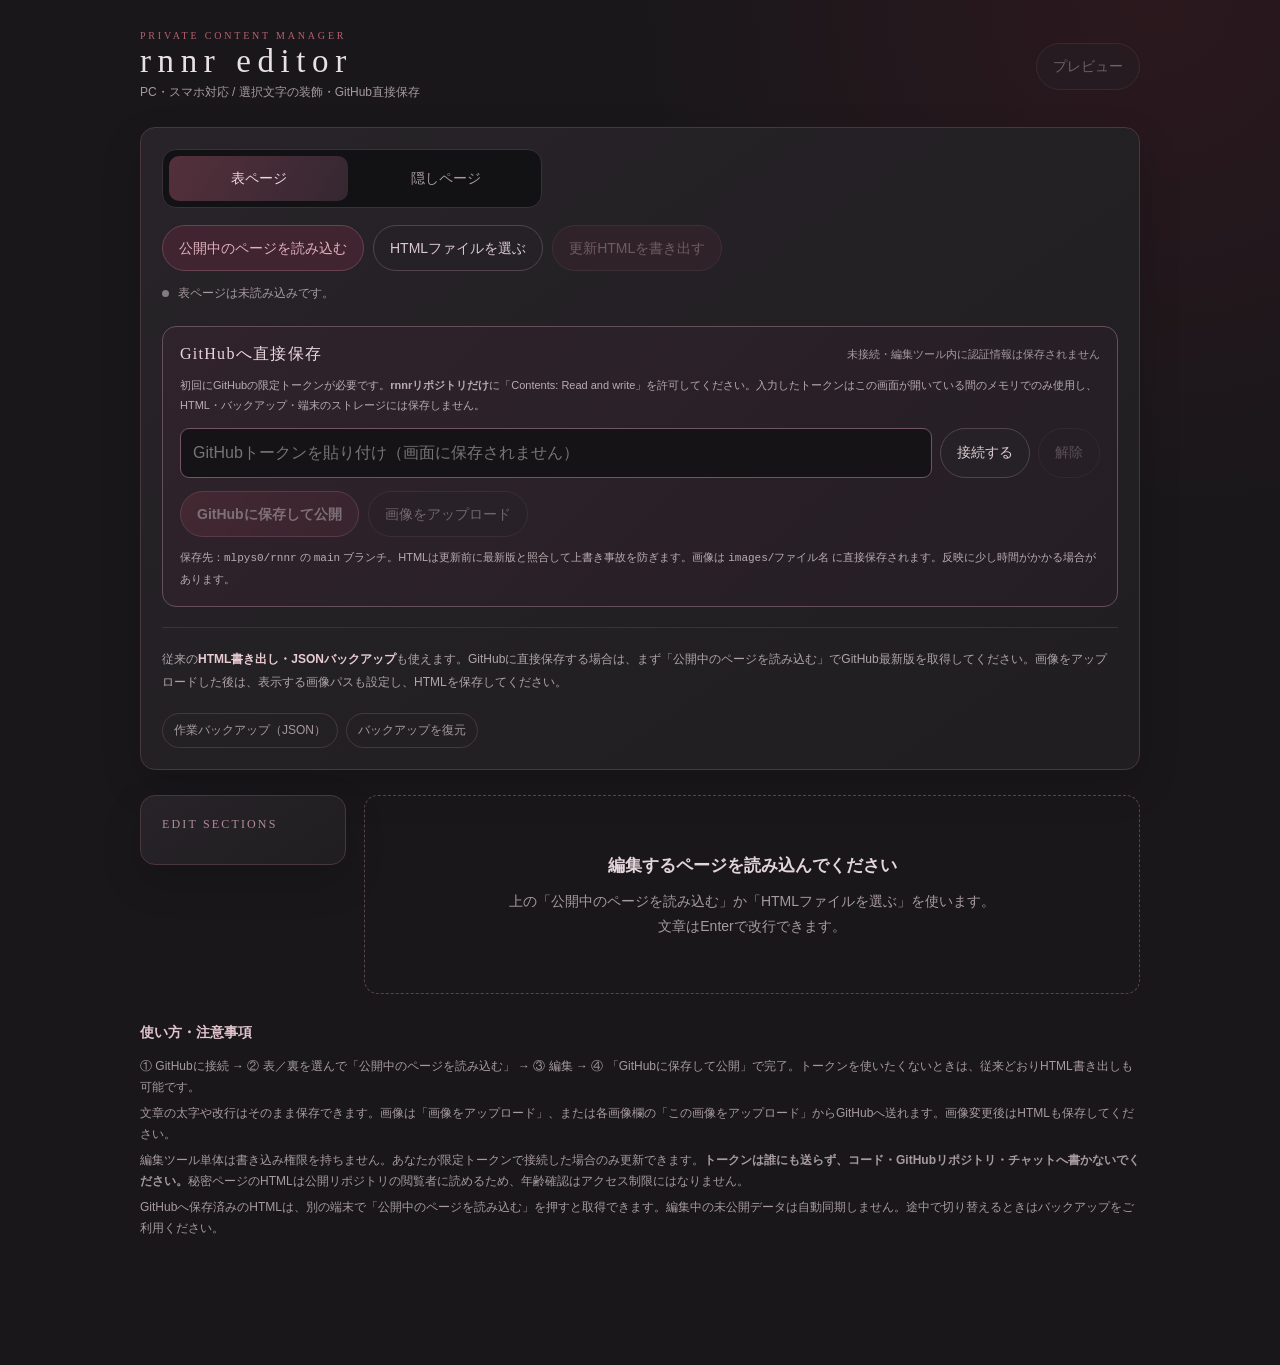
<file: rnnr-editor-github.html>
<!DOCTYPE html>
<html lang="ja">
<head>
<meta charset="UTF-8">
<meta name="viewport" content="width=device-width,initial-scale=1,viewport-fit=cover">
<meta name="robots" content="noindex,nofollow,noimageindex">
<title>rnnr | Content Editor</title>
<style>
:root{color-scheme:dark;--bg:#19171a;--panel:#242125;--panel2:#2b262b;--line:#49373e;--text:#e9e0e3;--muted:#a69aa0;--red:#b76072;--soft:#d9a0ae;--gray:#c2c2cb;--green:#a4ccad;--r:15px}
*{box-sizing:border-box}html{scroll-behavior:smooth}body{margin:0;color:var(--text);font:14px/1.75 -apple-system,BlinkMacSystemFont,"Hiragino Kaku Gothic ProN","Yu Gothic",sans-serif;background:radial-gradient(circle at 90% 0,rgba(146,30,53,.15),transparent 30%),var(--bg)}button,input,textarea{font:inherit}button{cursor:pointer}button:disabled{opacity:.4;cursor:not-allowed}button:focus-visible,input:focus-visible,[contenteditable]:focus-visible{outline:2px solid var(--soft);outline-offset:3px}a{color:#d1a1aa}.page{max-width:1040px;margin:auto;padding:24px 20px 100px}.top{display:flex;align-items:center;justify-content:space-between;gap:18px;margin:6px 0 24px}.brand small{display:block;color:var(--red);letter-spacing:.28em;font:10px Georgia,serif}.brand h1{font:400 33px Georgia,serif;letter-spacing:.2em;margin:2px 0}.brand p{margin:0;color:var(--muted);font-size:12px}.pill{display:inline-flex;align-items:center;gap:5px;border:1px solid #69434f;border-radius:100px;color:#e1b1bd;background:#40242f;padding:10px 16px;white-space:nowrap}.pill.secondary{background:#252126;color:#dbcbd0;border-color:#51454a}.pill.ghost{background:transparent;color:var(--muted);border-color:var(--line)}.pill.small{font-size:12px;padding:6px 11px}.pill.danger{background:transparent;color:#e5a0a8;border-color:#7a414d}.hint{color:var(--muted);font-size:12px}.status{display:flex;align-items:center;gap:9px;min-height:25px;color:var(--muted);font-size:12px}.dot{width:7px;height:7px;border-radius:50%;background:#827b81;flex:none}.dot.ready{background:var(--green)}.dot.dirty{background:#e5b16d}.panel{background:linear-gradient(145deg,#272328,#201e21);border:1px solid var(--line);border-radius:var(--r);box-shadow:0 16px 40px rgba(0,0,0,.16);padding:21px}.mode{display:grid;grid-template-columns:1fr 1fr;gap:8px;padding:6px;background:#121114;border:1px solid #393039;border-radius:14px;max-width:380px}.mode button{border:0;border-radius:10px;background:transparent;color:var(--muted);padding:10px;font-size:14px}.mode button.active{background:linear-gradient(120deg,#54303b,#352731);color:#f0d8df}.toolbar{display:flex;flex-wrap:wrap;align-items:center;gap:9px;margin:17px 0 10px}.file-input{display:none}.notice{font-size:12px;line-height:1.9;color:#afa5a9;margin:0}.notice strong{color:#e8ccd2}.bar{height:1px;background:#3c3339;margin:20px 0}.workspace{display:grid;grid-template-columns:206px 1fr;gap:18px;align-items:start;margin-top:25px}.sidebar{position:sticky;top:15px}.sidebar h2{font:400 12px Georgia,serif;letter-spacing:.18em;color:#b28b95;margin:0 0 11px}.group-nav{display:flex;flex-direction:column;gap:6px}.group-nav button{width:100%;border:1px solid transparent;border-radius:9px;background:transparent;text-align:left;padding:9px 11px;color:#c5babe}.group-nav button.active{border-color:#67424e;background:#422831;color:#f0d5dc}.group-nav .count{float:right;color:#917d83}.workspace-head{display:flex;justify-content:space-between;align-items:center;gap:10px;margin-bottom:12px}.workspace-head h2{font:400 21px Georgia,"Yu Mincho",serif;letter-spacing:.06em;margin:0}.workspace-head small{color:var(--muted);font-size:11px}.entry{margin-bottom:12px;background:#231f23;border:1px solid #44363d;border-radius:13px;padding:16px}.entry-head{display:flex;justify-content:space-between;gap:10px;align-items:center;margin-bottom:11px}.entry-head h3{margin:0;font:400 15px "Yu Mincho",serif;color:#e8dbe0}.entry-caption{color:#967c85;font-size:11px}.field{margin-top:10px}.field label{display:block;color:#b6a6ab;font-size:11px;margin-bottom:5px}.field input,.field textarea,.editable{display:block;width:100%;background:#181619;color:#f1e9eb;border:1px solid #55434a;border-radius:9px;padding:10px 12px;outline:none;min-height:44px;font-size:16px}.editable{white-space:pre-wrap;min-height:110px;line-height:1.9;overflow-wrap:anywhere;font-size:14px;user-select:text;-webkit-user-select:text}.editable p{margin:0 0 10px}.editable strong{color:#efcbd5}.field input:focus,.field textarea:focus,.editable:focus{border-color:#ba7c8c}.mini{display:flex;align-items:center;gap:10px}.thumb{width:64px;height:64px;flex:none;object-fit:cover;border:1px solid #66545c;background:#19171a;border-radius:8px}.no-image{display:flex;align-items:center;justify-content:center;font-size:10px;color:#94888b}.none{padding:55px 24px;text-align:center;color:var(--muted);border:1px dashed #5a434c;border-radius:14px}.none b{display:block;color:#e4d5da;font-size:17px;margin-bottom:8px}.footer-actions{display:flex;gap:8px;flex-wrap:wrap;margin-top:20px}.help{margin:26px 0;color:var(--muted);font-size:12px}.help h2{font-size:14px;color:#e3c6ce}.help p{margin:5px 0}.modal{position:fixed;inset:0;z-index:99;background:rgba(7,6,8,.93);padding:12px;display:none;align-items:center;justify-content:center}.modal.open{display:flex}.modal-box{width:min(1100px,100%);height:min(92dvh,900px);display:flex;flex-direction:column;border:1px solid #6a4b54;border-radius:14px;overflow:hidden;background:#1a171a}.modal-top{display:flex;justify-content:space-between;align-items:center;padding:9px 13px;gap:12px}.modal iframe{width:100%;height:100%;border:0;background:#19171a}.toast{position:fixed;bottom:25px;left:50%;transform:translateX(-50%);z-index:120;padding:10px 16px;background:#402b33;border:1px solid #855461;border-radius:10px;color:#f3dce3;box-shadow:0 15px 35px #0008;font-size:12px;display:none;max-width:90%;text-align:center}.toast.show{display:block}.hidden{display:none!important}
/* GitHub 直接更新エリア */
.github-box{margin-top:20px;padding:17px;border:1px solid #65505a;background:linear-gradient(135deg,#30232b,#241e24);border-radius:14px}
.github-header{display:flex;flex-wrap:wrap;justify-content:space-between;align-items:center;gap:8px}
.github-header h2{font:400 16px Georgia,"Yu Mincho",serif;letter-spacing:.08em;margin:0;color:#ead6dd}
.github-auth{display:flex;gap:8px;flex-wrap:wrap;margin-top:12px}
.github-auth input{flex:1 1 200px;min-width:0;background:#161317;border:1px solid #745461;border-radius:9px;color:#f5eaf0;padding:10px 12px;font-size:16px}
.github-auth .pill{justify-content:center}
.github-actions{display:flex;flex-wrap:wrap;align-items:center;gap:9px;margin-top:13px}
.github-actions .pill{justify-content:center}
.github-help{margin:10px 0 0;color:#b9abb1;font-size:11px;line-height:1.85}
.github-connected{font-size:11px;color:var(--muted)}
.github-connected.on{color:var(--green)}
.github-save{background:linear-gradient(115deg,#65313f,#4b2a37);border-color:#9c6576;color:#f7e5eb;font-weight:600}
@media(max-width:700px){.github-actions .pill{flex:1 1 140px}.github-auth .pill{flex:1}.github-box{padding:13px}}
@media(max-width:700px){.page{padding:16px 12px 90px}.top{align-items:flex-start}.brand h1{font-size:28px}.panel{padding:15px}.toolbar{gap:8px}.toolbar .pill{flex:1;justify-content:center;font-size:12px;padding:10px 9px}.workspace{display:block;margin-top:15px}.sidebar{position:static;margin-bottom:17px;padding:12px}.group-nav{flex-direction:row;overflow:auto;gap:7px;padding-bottom:3px}.group-nav button{white-space:nowrap;width:auto;flex:none;padding:8px 11px}.group-nav .count{display:none}.workspace-head h2{font-size:18px}.entry{padding:14px}.pill{font-size:12px}.top .pill{padding:8px 12px}}
@media(prefers-reduced-motion:reduce){*,*:before,*:after{scroll-behavior:auto!important;transition:none!important}}

/* ========================================================
   RICH TEXT TOOLS — selected text only; main site untouched
======================================================== */
.rich-toolbar{display:flex;align-items:center;flex-wrap:wrap;gap:6px;margin:0 0 9px;padding:9px;border:1px solid #554049;border-radius:10px;background:#201b20}
.rich-tool{display:inline-flex;align-items:center;justify-content:center;min-width:33px;height:33px;padding:0 9px;border:1px solid #68525b;border-radius:7px;color:#e7d9dd;background:#302831;font-size:13px;line-height:1}
.rich-tool:active{background:#643d4c}
.rich-tool.is-active{border-color:#c38a99;background:#50333e}
.rich-bold{font-weight:800;font-family:Georgia,serif;font-size:17px}
.rich-italic{font-family:Georgia,serif;font-style:italic;font-size:17px}
.rich-underline{text-decoration:underline;font-family:Georgia,serif;font-size:16px}
.rich-size{display:inline-flex;align-items:center;gap:5px;color:#c0aab1;font-size:11px}
.rich-size select{appearance:auto;-webkit-appearance:menulist;min-width:83px;height:33px;max-width:110px;border:1px solid #68525b;border-radius:7px;background:#302831;color:#e7d9dd;font-size:12px;padding:0 4px}
.rich-color-group{display:flex;gap:5px;align-items:center;flex-wrap:wrap}
.rich-color{width:27px;height:27px;flex:none;padding:0;border:2px solid #54434a;border-radius:50%;box-shadow:inset 0 0 0 1px #0004}
.rich-color:focus-visible{outline:2px solid #fff;outline-offset:2px}
.rich-color-custom{display:inline-flex;align-items:center;gap:5px;color:#c0aab1;font-size:11px;min-height:33px;cursor:pointer}
.rich-color-custom input{width:31px;height:31px;padding:3px;border:1px solid #68525b;border-radius:7px;background:#302831;cursor:pointer}
.rich-clear{color:#d5b4bf;font-size:11px;letter-spacing:.03em}
.rich-help{margin:0 0 7px;color:#a899a0;font-size:11px;line-height:1.7}
.rich-editor:empty:before{content:'ここをタップして文章を入力';color:#7e727a}
.rich-editor span[style]{box-decoration-break:clone;-webkit-box-decoration-break:clone}
@media(max-width:700px){.rich-toolbar{gap:6px;padding:8px 6px}.rich-color{width:26px;height:26px}.rich-size select{min-width:76px}.rich-help{font-size:10px}}
</style>
</head>
<body>
<div class="page">
  <header class="top">
    <div class="brand"><small>PRIVATE CONTENT MANAGER</small><h1>rnnr editor</h1><p>PC・スマホ対応 / 選択文字の装飾・GitHub直接保存</p></div>
    <button type="button" class="pill secondary" id="previewBtn" disabled>プレビュー</button>
  </header>

  <section class="panel">
    <div class="mode" role="tablist" aria-label="編集するページ">
      <button type="button" class="active" id="mainTab" role="tab" aria-selected="true">表ページ</button>
      <button type="button" id="secretTab" role="tab" aria-selected="false">隠しページ</button>
    </div>
    <div class="toolbar">
      <button type="button" class="pill" id="loadLiveBtn">公開中のページを読み込む</button>
      <button type="button" class="pill secondary" id="importBtn">HTMLファイルを選ぶ</button>
      <input type="file" class="file-input" id="fileInput" accept=".html,text/html">
      <button type="button" class="pill" id="exportBtn" disabled>更新HTMLを書き出す</button>
    </div>
    <div class="status"><span class="dot" id="statusDot"></span><span id="statusText">まず「公開中のページを読み込む」を押してください。</span></div>
    <div class="github-box" aria-label="GitHubへ直接公開する">
      <div class="github-header"><h2>GitHubへ直接保存</h2><span class="github-connected" id="githubConnectStatus">未接続・編集ツール内に認証情報は保存されません</span></div>
      <p class="github-help">初回にGitHubの限定トークンが必要です。<strong>rnnrリポジトリだけ</strong>に「Contents: Read and write」を許可してください。入力したトークンはこの画面が開いている間のメモリでのみ使用し、HTML・バックアップ・端末のストレージには保存しません。</p>
      <div class="github-auth">
        <input type="password" id="githubTokenInput" aria-label="GitHub fine-grained token" autocomplete="off" autocapitalize="off" spellcheck="false" placeholder="GitHubトークンを貼り付け（画面に保存されません）">
        <button type="button" class="pill secondary" id="githubConnectBtn">接続する</button>
        <button type="button" class="pill ghost" id="githubDisconnectBtn" disabled>解除</button>
      </div>
      <div class="github-actions">
        <button type="button" class="pill github-save" id="githubSaveBtn" disabled>GitHubに保存して公開</button>
        <button type="button" class="pill secondary" id="githubUploadBtn" disabled>画像をアップロード</button>
        <input type="file" class="file-input" id="githubImageInput" accept="image/png,image/jpeg,image/gif,image/webp" multiple>
      </div>
      <p class="github-help">保存先：<code>mlpys0/rnnr</code> の <code>main</code> ブランチ。HTMLは更新前に最新版と照合して上書き事故を防ぎます。画像は <code>images/ファイル名</code> に直接保存されます。反映に少し時間がかかる場合があります。</p>
    </div>
    <div class="bar"></div>
    <p class="notice">従来の<strong>HTML書き出し・JSONバックアップ</strong>も使えます。GitHubに直接保存する場合は、まず「公開中のページを読み込む」でGitHub最新版を取得してください。画像をアップロードした後は、表示する画像パスも設定し、HTMLを保存してください。</p>
    <div class="footer-actions">
      <button type="button" class="pill ghost small" id="backupBtn">作業バックアップ（JSON）</button>
      <button type="button" class="pill ghost small" id="restoreBtn">バックアップを復元</button>
      <input type="file" class="file-input" id="backupInput" accept=".json,application/json">
    </div>
  </section>

  <div class="workspace" id="workspace">
    <aside class="sidebar panel"><h2>EDIT SECTIONS</h2><div class="group-nav" id="groupNav"><span class="hint">読み込み後に表示します</span></div></aside>
    <main id="mainArea"><div class="none"><b>編集するページを読み込んでください</b>表ページ・隠しページを切り替えて読み込めます。<br>文章の改行はEnterでOKです。</div></main>
  </div>

  <section class="help">
    <h2>使い方・注意事項</h2>
    <p>① GitHubに接続 → ② 表／裏を選んで「公開中のページを読み込む」 → ③ 編集 → ④ 「GitHubに保存して公開」で完了。トークンを使いたくないときは、従来どおりHTML書き出しも可能です。</p>
    <p>文章の太字や改行はそのまま保存できます。画像は「画像をアップロード」、または各画像欄の「この画像をアップロード」からGitHubへ送れます。画像変更後はHTMLも保存してください。</p>
    <p>編集ツール単体は書き込み権限を持ちません。あなたが限定トークンで接続した場合のみ更新できます。<strong>トークンは誰にも送らず、コード・GitHubリポジトリ・チャットへ書かないでください。</strong>秘密ページのHTMLは公開リポジトリの閲覧者に読めるため、年齢確認はアクセス制限にはなりません。</p>
    <p>GitHubへ保存済みのHTMLは、別の端末で「公開中のページを読み込む」を押すと取得できます。編集中の未公開データは自動同期しません。途中で切り替えるときはバックアップをご利用ください。</p>
  </section>
</div>
<div class="modal" id="previewModal" role="dialog" aria-modal="true" aria-label="ページのプレビュー"><div class="modal-box"><div class="modal-top"><strong>プレビュー（動作確認は公開後に）</strong><button type="button" class="pill small secondary" id="closePreview">閉じる ×</button></div><iframe id="previewFrame" sandbox="allow-same-origin" title="ページのプレビュー"></iframe></div></div>
<div class="toast" id="toast"></div>
<script>
(()=>{
'use strict';
const BASE = 'https://mlpys0.github.io/rnnr/';
const GITHUB_API = 'https://api.github.com/repos/mlpys0/rnnr/contents/';
const GITHUB_BRANCH = 'main';
let githubToken = ''; // タブを閉じると消去。Storageには書かない。
let githubBusy = false;
const $ = (id)=>document.getElementById(id);
const state = {mode:'main', docs:{main:null,secret:null}, dirty:{main:false,secret:false}, sha:{main:null,secret:null}, names:{main:'index.html',secret:'secret.html'}, active:{main:'cover',secret:'cover'}};
const titleMap = {main:'表ページ',secret:'隠しページ'};
let currentGroups=[];
let toastTimeout;
function toast(msg){const el=$('toast');el.textContent=msg;el.classList.add('show');clearTimeout(toastTimeout);toastTimeout=setTimeout(()=>el.classList.remove('show'),3300)}
function setMode(mode){state.mode=mode;for(const [id,m] of [['mainTab','main'],['secretTab','secret']]){const b=$(id);b.classList.toggle('active',m===mode);b.setAttribute('aria-selected',String(m===mode))}render()}
function setLoaded(doc,mode,name,sha=null){state.docs[mode]=doc;state.names[mode]=name|| (mode==='main'?'index.html':'secret.html');state.sha[mode]=sha;state.dirty[mode]=false;state.active[mode]='cover';render();toast(`${titleMap[mode]}を読み込みました${sha?'（GitHub最新版）':'（ローカル／公開版）'}`)}
function parseHtml(html){const doc=new DOMParser().parseFromString(html,'text/html');if(!doc.documentElement || !doc.body)throw new Error('HTMLを読み込めませんでした');return doc}
function serialize(doc){return '<!DOCTYPE html>\n'+doc.documentElement.outerHTML+'\n'}
function download(content,name,type){const blob=new Blob([content],{type});const u=URL.createObjectURL(blob);const a=document.createElement('a');a.href=u;a.download=name;document.body.append(a);a.click();a.remove();setTimeout(()=>URL.revokeObjectURL(u),120000)}
function markDirty(){state.dirty[state.mode]=true;updateStatus()}
function updateStatus(){const m=state.mode,loaded=!!state.docs[m],dirty=state.dirty[m];$('statusDot').className='dot'+(loaded?(dirty?' dirty':' ready'):'');$('statusText').textContent=loaded?`${state.names[m]} 読み込み済み${state.sha[m]?'（GitHub版）':'（GitHub未照合）'}${dirty?' ・ 未公開の変更あり':''}`:`${titleMap[m]}は未読み込みです。`;for(const id of ['exportBtn','previewBtn'])$(id).disabled=!loaded;$('githubSaveBtn').disabled=!githubToken||!loaded||!dirty||!state.sha[m]||githubBusy;$('githubUploadBtn').disabled=!githubToken||githubBusy;$('githubConnectBtn').disabled=githubBusy;$('githubDisconnectBtn').disabled=!githubToken||githubBusy;}
async function loadLive(){
 const mode=state.mode, file=mode==='main'?'index.html':'secret.html';
 if(state.docs[mode]&&state.dirty[mode]&&!confirm('編集中の内容が失われます。GitHub最新版を読み直しますか？'))return;
 $('loadLiveBtn').disabled=true;
 try{
   const remote=await getGithubFile(file,githubToken);
   if(typeof remote.content!=='string')throw new Error('GitHubファイルの本文を取得できませんでした');
   setLoaded(parseHtml(decodeGithubContent(remote.content)),mode,file,remote.sha);
 }catch(e){
   toast('GitHub最新版を取得できません：'+e.message+'。必要なら「HTMLファイルを選ぶ」を使ってください。');
 }finally{$('loadLiveBtn').disabled=false}
}
async function importFile(file){if(!file)return;const mode=state.mode;if(state.docs[mode]&&state.dirty[mode]&&!confirm('編集中の内容が失われます。別のHTMLを読み込みますか？'))return;try{const html=await file.text();setLoaded(parseHtml(html),mode,mode==='main'?'index.html':'secret.html')}catch(e){toast('読み込みに失敗しました：'+e.message)}}
function exportHtml(){const doc=state.docs[state.mode];if(!doc)return;download(serialize(doc),state.mode==='main'?'index.html':'secret.html','text/html;charset=utf-8');updateStatus();toast('HTMLを書き出しました。サイトへ直接反映はされていません。')}
function backup(){if(!state.docs.main&&!state.docs.secret){toast('先にページを読み込んでください');return}const obj={tool:'rnnr-editor',version:1,savedAt:new Date().toISOString(),docs:{}};for(const m of ['main','secret'])if(state.docs[m])obj.docs[m]=serialize(state.docs[m]);download(JSON.stringify(obj,null,2),'rnnr-editor-backup.json','application/json;charset=utf-8');toast('バックアップを書き出しました')}
async function restore(file){if(!file)return;if((state.dirty.main||state.dirty.secret)&&!confirm('今の編集内容は上書きされます。復元しますか？'))return;try{const obj=JSON.parse(await file.text());if(obj.tool!=='rnnr-editor'||!obj.docs)throw new Error('この編集ツール用のバックアップではありません');for(const mode of ['main','secret'])if(typeof obj.docs[mode]==='string')state.docs[mode]=parseHtml(obj.docs[mode]);state.dirty.main=false;state.dirty.secret=false;state.sha.main=null;state.sha.secret=null;render();toast('バックアップを復元しました。直接公開する場合はGitHub最新版を読み直してください')}catch(e){toast(e.message)}}
function el(tag,cls,text){const n=document.createElement(tag);if(cls)n.className=cls;if(text!==undefined)n.textContent=text;return n}
function group(id,label,action){return {id,label,action,items:[]}}
function item(group,title,make){group.items.push({title,make})}
function fieldText(label,node,attr,placeholder=''){if(!node)return null;const wrap=el('div','field');wrap.append(el('label','',label));const inp=el('input');inp.type='text';inp.placeholder=placeholder;inp.value=attr?node.getAttribute(attr)||'':node.textContent.trim();inp.addEventListener('input',()=>{if(attr)node.setAttribute(attr,inp.value);else node.textContent=inp.value;markDirty()});wrap.append(inp);return wrap}
/* 文字の一部分だけを装飾。選択範囲はiOS Safariでツールバーに触れても保持する。 */
function fieldRich(label,node){
 if(!node)return null;
 const wrap=el('div','field');
 const lbl=el('label','',label+'（文字を選択して太字・色・サイズを変更）');wrap.append(lbl);
 const bar=el('div','rich-toolbar');bar.setAttribute('role','toolbar');bar.setAttribute('aria-label',label+' 文字装飾');
 const box=el('div','editable rich-editor');box.setAttribute('contenteditable','true');box.setAttribute('role','textbox');box.setAttribute('aria-label',label);box.setAttribute('aria-multiline','true');box.setAttribute('spellcheck','false');box.innerHTML=node.innerHTML;
 let savedRange=null;
 const selectionInBox=()=>{
   const selection=window.getSelection();if(!selection||!selection.rangeCount)return null;
   const range=selection.getRangeAt(0);
   return box.contains(range.commonAncestorContainer)?range:null;
 };
 const memorize=()=>{const range=selectionInBox();if(range&&!range.collapsed)savedRange=range.cloneRange()};
 const sync=()=>{node.innerHTML=box.innerHTML;markDirty()};
 const getRange=()=>{
   const now=selectionInBox();
   if(now&&!now.collapsed){savedRange=now.cloneRange();return now.cloneRange()}
   if(savedRange&&!savedRange.collapsed&&box.contains(savedRange.commonAncestorContainer))return savedRange.cloneRange();
   toast('先に本文内の装飾したい文字を選択してください');return null;
 };
 // Split only the selected portions of text nodes, preserving paragraphs and <br>.
 const formatSelection=(property,value)=>{
   const range=getRange();if(!range)return;
   const walker=document.createTreeWalker(box,NodeFilter.SHOW_TEXT);
   const parts=[];let textNode;
   while((textNode=walker.nextNode())){
     if(!textNode.nodeValue||!range.intersectsNode(textNode))continue;
     const start=range.startContainer===textNode?range.startOffset:0;
     const end=range.endContainer===textNode?range.endOffset:textNode.length;
     if(end>start)parts.push({textNode,start,end});
   }
   if(!parts.length){toast('選択範囲が見つかりません。文字を選び直してください');return}
   const wrappers=[];
   for(const {textNode,start,end} of parts){
     if(!textNode.isConnected)continue;
     const portion=document.createRange();portion.setStart(textNode,start);portion.setEnd(textNode,end);
     const span=document.createElement('span');span.style.setProperty(property,value);
     portion.surroundContents(span);wrappers.push(span);
   }
   if(!wrappers.length)return;
   const after=document.createRange();after.setStartBefore(wrappers[0]);after.setEndAfter(wrappers[wrappers.length-1]);
   const selection=window.getSelection();selection.removeAllRanges();selection.addRange(after);savedRange=after.cloneRange();
   sync();
 };
 const tool=(text,title,cls,property,value)=>{
   const btn=el('button','rich-tool '+cls,text);btn.type='button';btn.title=title;btn.setAttribute('aria-label',title);
   btn.addEventListener('mousedown',event=>event.preventDefault());
   btn.addEventListener('click',()=>formatSelection(property,value));
   bar.append(btn);return btn;
 };
 tool('B','選択文字を太字にする','rich-bold','font-weight','700');
 tool('I','選択文字を斜体にする','rich-italic','font-style','italic');
 tool('U','選択文字に下線を引く','rich-underline','text-decoration','underline');
 const size=el('label','rich-size','文字サイズ');
 const choose=el('select');choose.setAttribute('aria-label','選択文字の大きさ');
 const empty=el('option','','サイズ');empty.value='';choose.append(empty);
 for(const [value,name] of [['12px','小 12'],['14px','標準 14'],['16px','中 16'],['18px','大 18'],['22px','特大 22'],['26px','最大 26']]){
   const o=el('option','',name);o.value=value;choose.append(o);
 }
 choose.addEventListener('change',()=>{if(choose.value)formatSelection('font-size',choose.value);choose.value=''});
 size.append(choose);bar.append(size);
 const colors=el('div','rich-color-group');colors.setAttribute('aria-label','文字色');
 for(const [value,name] of [['#d1cbcd','通常の文字色'],['#96969f','灰色'],['#d5a0aa','淡い赤'],['#b94758','赤'],['#94192b','深紅']]){
   const btn=el('button','rich-color');btn.type='button';btn.style.background=value;btn.title=name;btn.setAttribute('aria-label',name);
   btn.addEventListener('mousedown',event=>event.preventDefault());
   btn.addEventListener('click',()=>formatSelection('color',value));colors.append(btn);
 }
 bar.append(colors);
 const custom=el('label','rich-color-custom','自由色');const picker=el('input');picker.type='color';picker.value='#d5a0aa';picker.setAttribute('aria-label','自由に文字色を選択');
 picker.addEventListener('change',()=>formatSelection('color',picker.value));custom.append(picker);bar.append(custom);
 const clear=el('button','rich-tool rich-clear','装飾解除');clear.type='button';clear.title='選択した文字の装飾を解除';
 clear.addEventListener('mousedown',event=>event.preventDefault());
 clear.addEventListener('click',()=>{
   const range=getRange();if(!range)return;
   const selection=window.getSelection();selection.removeAllRanges();selection.addRange(range);
   box.focus();
   // Chromium/Safari implement this standard editing command for visual formatting.
   const success=document.execCommand('removeFormat',false,null);
   if(!success){toast('この端末では解除できません。必要な箇所を選んで再設定してください');return}
   memorize();sync();
 });bar.append(clear);
 // iOSの選択ハンドルとタップ操作に対応。
 box.addEventListener('mouseup',memorize);box.addEventListener('keyup',memorize);
 box.addEventListener('touchend',()=>setTimeout(memorize,0));
 document.addEventListener('selectionchange',()=>{
   const range=selectionInBox();if(range&&!range.collapsed)savedRange=range.cloneRange();
 });
 bar.addEventListener('pointerdown',memorize,{capture:true});
 // External HTML from the clipboard must never be inserted into the saved page.
 box.addEventListener('paste',event=>{
   const text=event.clipboardData?.getData('text/plain');if(text===undefined)return;
   event.preventDefault();document.execCommand('insertText',false,text);
 });
 box.addEventListener('input',sync);
 const help=el('p','rich-help','文字を長押し（PCではドラッグ）で選んでから、上のボタンを押します。選択した部分だけ変わります。');
 wrap.append(bar,help,box);return wrap;
}
function entry(title,fields,opts={}){const card=el('article','entry');const head=el('div','entry-head');head.append(el('h3','',title));if(opts.remove){const del=el('button','pill small danger','削除');del.type='button';del.addEventListener('click',()=>{if(confirm('この項目を削除しますか？')){opts.remove();markDirty();render()}});head.append(del)}card.append(head);for(const f of fields)if(f)card.append(f);return card}
function imgEditor(img){const a=img.closest('a');const src=img.getAttribute('src')||'';const box=el('div','mini');const preview=el('img','thumb');const fallback=el('div','thumb no-image hidden','NO IMAGE');preview.alt='画像プレビュー';const setPreview=v=>{try{preview.src=new URL(v,BASE).href}catch{preview.removeAttribute('src')} };setPreview(src);preview.addEventListener('load',()=>{fallback.classList.add('hidden');preview.classList.remove('hidden')});preview.addEventListener('error',()=>{preview.classList.add('hidden');fallback.classList.remove('hidden')});box.append(preview,fallback);const inputWrap=el('div','field');inputWrap.style.flex='1';inputWrap.style.marginTop='0';inputWrap.append(el('label','','画像パス（画像ファイルは別途アップロード）'));const input=el('input');input.value=src;input.placeholder='images/example.PNG';input.addEventListener('input',()=>{img.setAttribute('src',input.value);if(a?.classList.contains('lightbox-trigger'))a.setAttribute('href',input.value);setPreview(input.value);markDirty()});inputWrap.append(input);
const upload=el('button','pill ghost small','この画像をGitHubへアップロード');upload.type='button';upload.style.marginTop='8px';upload.disabled=!githubToken;
upload.addEventListener('click',()=>{
 const picker=document.createElement('input');picker.type='file';picker.accept='image/png,image/jpeg,image/gif,image/webp';
 picker.addEventListener('change',async()=>{
  const file=picker.files?.[0];if(!file)return;
  upload.disabled=true;
  try{
   const path=await uploadGithubImage(file);
   if(path){input.value=path;img.setAttribute('src',path);if(a?.classList.contains('lightbox-trigger'))a.setAttribute('href',path);markDirty();const u=URL.createObjectURL(file);preview.src=u;setTimeout(()=>URL.revokeObjectURL(u),30000);toast('画像のアップロード完了。次に「GitHubに保存して公開」でHTMLを更新してください。')}
  }catch(e){toast('画像のアップロードに失敗：'+e.message)}finally{upload.disabled=!githubToken}
 },{once:true});picker.click();
});
inputWrap.append(upload);box.append(inputWrap);return box}
function imageEntry(img,index){const a=img.closest('a');return entry(`画像 ${index+1}`,[imgEditor(img),fieldText('代替テキスト（alt）',img,'alt')],{remove(){const outer=img.closest('figure.gallery-item')||a||img;outer.remove()}})}
function pushImages(groups,id,label,selector,addTargetSelector){const doc=state.docs[state.mode];const images=[...doc.querySelectorAll(selector)];const container=doc.querySelector(addTargetSelector);if(!images.length&&!container)return;const g=group(id,label,container?()=>addImage(container):null);images.forEach((image,i)=>item(g,`画像 ${i+1}`,()=>imageEntry(image,i)));groups.push(g)}
function addImage(container){const doc=state.docs[state.mode];const n=[...container.querySelectorAll('img')].length+1;const path=`images/new-${n}.PNG`;const a=doc.createElement('a');a.className='lightbox-trigger';a.setAttribute('data-group',container.classList.contains('character-preview')?(container.querySelector('a')?.dataset.group||'extra'):container.classList.contains('special-gallery')?'special':container.classList.contains('gallery')?'gallery':container.classList.contains('about-us-images')?'about-us':'extra');a.href=path;const img=doc.createElement('img');img.src=path;img.alt=`New Illustration ${n}`;img.setAttribute('loading','lazy');a.append(img);if(container.classList.contains('gallery')){const figure=doc.createElement('figure');figure.className='gallery-item';figure.append(a);container.append(figure)}else container.append(a);markDirty();render();toast('画像欄を追加しました。パスを変更し、画像もGitHubへアップロードしてください。')}
function addSong(groupNode){const doc=state.docs[state.mode];const sample=groupNode.querySelector('.song-item:last-of-type')||groupNode.querySelector('.song-item');let n;if(sample){n=sample.cloneNode(true)}else{n=doc.createElement('div');n.className='song-item';n.innerHTML='<a class="song-title" href="#" target="_blank" rel="noopener noreferrer">新しい曲</a><p class="song-artist">アーティスト</p><p class="song-note"></p>'}const title=n.querySelector('.song-title');if(title){title.textContent='新しい曲';title.href='#'}const artist=n.querySelector('.song-artist');if(artist)artist.textContent='アーティスト';const note=n.querySelector('.song-note');if(note)note.textContent='';groupNode.append(n);markDirty();render();toast('曲を追加しました')}

/* OUR STORIES: original/freeter timelines and future records */
function addStoryRecord(world, future){
 const doc=state.docs.main;
 const section=doc?.querySelector(`[data-story-world="${world}"]`);
 const grid=section?.querySelector(future?'.story-future-grid':'.story-record-grid:not(.story-future-grid)');
 if(!grid)return;
 let n=1, id='';
 do{id=`${world}-${future?'future-':''}custom-${n++}`}while(doc.getElementById('story-text-'+id));
 const b=doc.createElement('button'); b.type='button';
 b.className='story-record-button'+(future?' story-future-record-button':'');
 b.dataset.storyRecord=id;
 const en=doc.createElement('span'); en.textContent='NEW RECORD';
 const ja=doc.createElement('small'); ja.textContent='新しい項目';
 const arrow=doc.createElement('span'); arrow.className='story-record-arrow';arrow.setAttribute('aria-hidden','true');arrow.textContent='↗';
 b.append(en,ja,arrow);grid.append(b);
 const template=doc.createElement('template');template.id='story-text-'+id;
 template.innerHTML='<p>ここに文章を書いてください。</p>';
 doc.body.append(template);markDirty();render();toast('OUR STORIESに新しい記録を追加しました');
}
function addStoryEditorGroups(groups,doc){
 for(const [world,worldLabel] of [['original','本編'],['freeter','フリーターIF']]){
  const section=doc.querySelector(`[data-story-world="${world}"]`);
  if(!section)continue;
  const basic=group('stories-'+world,`OUR STORIES / ${worldLabel}`,()=>addStoryRecord(world,false));
  item(basic,'この世界線の紹介文',()=>entry('世界線の紹介',[fieldText('見出し（英語）',section.querySelector('.story-world-heading h3')),fieldRich('世界線の説明',section.querySelector('.story-world-intro'))]));
  const future=group('stories-'+world+'-future',`FUTURE / ${worldLabel}`,()=>addStoryRecord(world,true));
  item(future,'未来の紹介文',()=>entry('未来の紹介',[fieldRich('未来の説明',section.querySelector('.story-future-description'))]));
  for(const b of section.querySelectorAll('[data-story-record]')){
   const template=doc.getElementById('story-text-'+b.dataset.storyRecord);
   const groupTarget=b.classList.contains('story-future-record-button')?future:basic;
   const label=(b.querySelector('small')?.textContent||'新しい記録').trim();
   item(groupTarget,label,()=>entry(`記録：${label}`,[
     fieldText('項目名（英語）',b.querySelector('span')),
     fieldText('項目名（日本語）',b.querySelector('small')),
     fieldRich('ポップアップの本文',template)
   ],{remove(){b.remove();template?.remove()}}));
  }
  groups.push(basic,future);
 }
}

function buildMain(doc){const groups=[];
 const cover=group('cover','TOP / 注意書き');item(cover,'トップの文字',()=>entry('タイトル・サブタイトル',[fieldText('サイトタイトル',doc.querySelector('.hero-title h1')),fieldText('サブタイトル',doc.querySelector('.hero-title .subtitle'))]));
 for(const [sel,label] of [['.entry-warning-text','入場時の注意書き'],['.hero .note p','トップの注意書き'],['.hero-record','トップの紹介欄']]){const n=doc.querySelector(sel);if(n)item(cover,label,()=>entry(label,[fieldRich('本文',n)]))}groups.push(cover);
 const catGroups=[['me','ABOUT ME','.card.her'],['him','ABOUT HIM','.card.him'],['us','ABOUT US','.card.relationship:not(.about-us-images-card):not(.story-shell)']];
 for(const [id,label,sel] of catGroups){const cards=[...doc.querySelectorAll(sel)];const g=group(id,label);cards.forEach((card,i)=>item(g,card.querySelector('h2')?.textContent.trim()||`カード ${i+1}`,()=>{const h=card.querySelector('h2');const blocks=[...card.querySelectorAll('.profile, .text-block, :scope > p')];return entry(`カード ${i+1}`,[fieldText('見出し',h),...blocks.map((b,j)=>fieldRich(`本文 ${j+1}`,b))])}));if(cards.length)groups.push(g)}
 addStoryEditorGroups(groups,doc);
 pushImages(groups,'meimg','呼暖のイラスト','.character-preview a[data-group="neruko"] img','.character-preview:has(a[data-group="neruko"])');
 pushImages(groups,'himimg','蓮のイラスト','.character-preview a[data-group="ren"] img','.character-preview:has(a[data-group="ren"])');
 pushImages(groups,'usimg','二人の説明画像','.about-us-images img','.about-us-images');
 const allSongGroups=[...doc.querySelectorAll('.song-group')];const songs=group('songs','IMAGE SONGS');allSongGroups.forEach((sg,i)=>{const heading=sg.querySelector('.song-group-title')?.textContent.trim()||`GROUP ${i+1}`;const items=[...sg.querySelectorAll('.song-item')];item(songs,heading,()=>entry('曲グループ：'+heading,[fieldText('カテゴリ名',sg.querySelector('.song-group-title'))]));items.forEach((song,j)=>item(songs,`${heading} / ${j+1}`,()=>entry(`${heading} / ${j+1}`,[fieldText('曲名',song.querySelector('.song-title')),fieldText('アーティスト',song.querySelector('.song-artist')),fieldText('Apple Music / 外部リンクURL',song.querySelector('.song-title'),'href'),fieldRich('説明・引用・メモ',song.querySelector('.song-note'))],{remove:()=>song.remove()})));item(songs,heading+' / ＋追加',()=>{const c=el('div','entry');c.append(el('p','hint',`${heading} に新しい曲を追加できます。`));const b=el('button','pill small','＋ 曲を追加');b.addEventListener('click',()=>addSong(sg));c.append(b);return c})});if(allSongGroups.length)groups.push(songs);
 const thanks=group('thanks','SPECIAL THANKS');const th=doc.querySelector('.special-thanks-heading');if(th)item(thanks,'イラスト制作者',()=>entry('イラスト制作者',[fieldRich('クレジット',th.querySelector('p'))]));if(th)groups.push(thanks);
 pushImages(groups,'specialimg','SPECIALの画像','.special-gallery img','.special-gallery');pushImages(groups,'gallery','GALLERYの画像','.gallery-card .gallery img','.gallery-card .gallery');
 const ending=group('ending','最後の挨拶');const end=doc.querySelector('.ending');if(end){item(ending,'終了部分',()=>entry('最後の表示',[fieldText('英語の見出し',end.querySelector('.ending-title')),fieldRich('メッセージ',end.querySelector('.ending-text')),fieldText('戻るボタン',end.querySelector('.back-to-top'))]));groups.push(ending)}
 const meta=group('meta','リンクのサムネイル');const image=doc.querySelector('meta[property="og:image"]');if(image){item(meta,'OGP設定',()=>entry('リンクプレビュー',[fieldText('OGP画像のURL',image,'content'),fieldText('X用の画像URL',doc.querySelector('meta[name="twitter:image"]'),'content'),fieldText('表示タイトル',doc.querySelector('meta[property="og:title"]'),'content'),fieldText('説明文',doc.querySelector('meta[property="og:description"]'),'content')]));groups.push(meta)}
 return groups;
}
function addRecord(section){const doc=state.docs[state.mode];const grid=section.querySelector('.secret-record-grid');if(!grid)return;const kind=section.id.replace(/^secret-/,'')||'record';let n=1,slug='';do{slug=`${kind}-custom-${n++}`}while(doc.getElementById('record-'+slug));const b=doc.createElement('button');b.type='button';b.className='secret-record-button';b.dataset.record=slug;b.dataset.meta=`${kind.toUpperCase()} / NEW RECORD`;b.dataset.title='NEW RECORD';const title=doc.createElement('span');title.textContent='NEW RECORD';const desc=doc.createElement('small');desc.textContent='新しい項目';b.append(title,desc);grid.append(b);const template=doc.createElement('template');template.id='record-'+slug;template.innerHTML='<p>ここに文章を書いてください。</p>';doc.body.append(template);markDirty();render();toast('項目を追加しました')}
function buildSecret(doc){const groups=[];const cover=group('cover','裏ページ TOP');const h=doc.querySelector('.secret-cover');if(h)item(cover,'表題',()=>entry('タイトル',[fieldText('見出し',h.querySelector('h1')),fieldText('英語の小見出し',h.querySelector('.secret-kicker')),fieldText('サブタイトル',h.querySelector('p'))]));groups.push(cover);
 const sections=[...doc.querySelectorAll('.secret-section')];sections.forEach(section=>{const id=section.id||('section'+sections.indexOf(section));const label=section.querySelector('.secret-section-heading h2')?.textContent.trim()||id;const g=group(id,label,()=>addRecord(section));const buttons=[...section.querySelectorAll('.secret-record-button')];buttons.forEach((b,i)=>{const tmpl=doc.getElementById('record-'+b.dataset.record);item(g,b.dataset.title||`RECORD ${i+1}`,()=>entry(`PRIVATE RECORD ${i+1}`,[fieldText('英語タイトル',b,'data-title'),fieldText('ボタンの英語タイトル',b.querySelector('span')),fieldText('日本語の項目名',b.querySelector('small')),fieldText('記録番号の表示',b,'data-meta'),fieldRich('ポップアップの本文',tmpl)],{remove(){tmpl?.remove();b.remove()}}))});groups.push(g)});
 const thanks=doc.querySelector('.secret-novel-thanks');if(thanks){const g=group('thanks','夢小説 SPECIAL THANKS');item(g,'小説のリンクとパスワード',()=>entry('SPECIAL THANKS',[fieldText('見出し',thanks.querySelector('.secret-novel-heading h2')),fieldText('作者クレジット',thanks.querySelector('.secret-novel-heading p')),fieldRich('紹介文',thanks.querySelector('.secret-novel-note')),fieldText('リンクに表示する文字',thanks.querySelector('.secret-novel-link')),fieldText('夢小説のURL',thanks.querySelector('.secret-novel-link'),'href'),fieldText('共有許可済みの閲覧パスワード',thanks.querySelector('.secret-password'),'data-password')]));groups.push(g)}
 const end=doc.querySelector('.ending');if(end){const g=group('ending','終了ページ');item(g,'終了時の文言',()=>entry('ページ末尾',[fieldText('見出し',end.querySelector('.ending-title')),fieldText('RETURNの文字',end.querySelector('.back-to-top'))]));groups.push(g)}
 return groups;
}
function render(){updateStatus();const nav=$('groupNav');const area=$('mainArea');nav.replaceChildren();area.replaceChildren();const doc=state.docs[state.mode];if(!doc){area.innerHTML='<div class="none"><b>編集するページを読み込んでください</b>上の「公開中のページを読み込む」か「HTMLファイルを選ぶ」を使います。<br>文章はEnterで改行できます。</div>';return}currentGroups=state.mode==='main'?buildMain(doc):buildSecret(doc);if(!currentGroups.length){area.innerHTML='<div class="none"><b>編集項目が見つかりません</b>ページが現在のrnnrサイトの構造か確認してください。</div>';return}if(!currentGroups.some(g=>g.id===state.active[state.mode]))state.active[state.mode]=currentGroups[0].id;for(const g of currentGroups){const b=el('button',state.active[state.mode]===g.id?'active':'',g.label);b.type='button';const cnt=el('span','count',g.items.length);b.append(cnt);b.addEventListener('click',()=>{state.active[state.mode]=g.id;render();window.scrollTo({top:Math.min(window.scrollY,$('workspace').getBoundingClientRect().top+window.scrollY-15),behavior:'smooth'})});nav.append(b)}const g=currentGroups.find(x=>x.id===state.active[state.mode]);const h=el('div','workspace-head');const hd=el('div');hd.append(el('h2','',g.label),el('small','',`${g.items.length} 件の編集項目`));h.append(hd);if(g.action){const add=el('button','pill small','＋ 画像 / 項目を追加');add.type='button';add.addEventListener('click',g.action);h.append(add)}area.append(h);if(!g.items.length)area.append(el('div','none','このカテゴリはまだ空です。'));g.items.forEach(i=>{try{area.append(i.make())}catch(err){console.error(err);area.append(el('div','entry','この項目を表示できません: '+err.message))}})}
function preview(){const doc=state.docs[state.mode];if(!doc)return;const copy=parseHtml(serialize(doc));copy.querySelectorAll('.entry-warning,.secret-gate,.record-modal').forEach(n=>n.remove());copy.querySelectorAll('.reveal-ready').forEach(n=>{n.classList.remove('reveal-ready');n.classList.add('is-visible')});copy.querySelectorAll('script').forEach(n=>n.remove());const base=copy.createElement('base');base.href=BASE;copy.head.prepend(base);$('previewFrame').srcdoc=serialize(copy);$('previewModal').classList.add('open');document.body.style.overflow='hidden'}
/* GitHub API: リポジトリを限定し、トークンはメモリ内のみに保持。 */
function githubHeaders(token, json=false){
 const headers={Accept:'application/vnd.github+json','X-GitHub-Api-Version':'2022-11-28'};
 if(token)headers.Authorization='Bearer '+token;
 if(json)headers['Content-Type']='application/json';
 return headers;
}
function githubFileURL(path){return GITHUB_API+path.split('/').map(encodeURIComponent).join('/')}
async function githubError(response){
 let detail='';try{const data=await response.json();detail=data.message||''}catch{}
 const hints={401:'トークンが無効か期限切れです',403:'権限が不足しているかAPI制限中です',404:'ファイルまたはリポジトリが見つかりません（権限も確認）',409:'GitHub側で別の変更がありました',422:'送信内容の検証に失敗しました'};
 return new Error((hints[response.status]||'GitHub APIエラー')+' ['+response.status+']'+(detail?' '+detail:''));
}
async function getGithubFile(path, token){
 const r=await fetch(githubFileURL(path)+'?ref='+encodeURIComponent(GITHUB_BRANCH),{headers:githubHeaders(token),cache:'no-store'});
 if(!r.ok)throw await githubError(r);
 const obj=await r.json();if(!obj||obj.type!=='file'||!obj.sha)throw new Error('GitHubのファイル情報が不正です');return obj;
}
function decodeGithubContent(value){
 const raw=atob(value.replace(/\s/g,''));const bytes=Uint8Array.from(raw,c=>c.charCodeAt(0));return new TextDecoder().decode(bytes);
}
function base64FromBytes(bytes){
 const chunk=16384;let encoded='';for(let i=0;i<bytes.length;i+=chunk){encoded+=String.fromCharCode(...bytes.subarray(i,i+chunk))}return btoa(encoded);
}
async function putGithubFile(path, bytes, message, sha){
 const content=base64FromBytes(bytes);
 const body={message,content,branch:GITHUB_BRANCH};if(sha)body.sha=sha;
 const r=await fetch(githubFileURL(path),{method:'PUT',headers:githubHeaders(githubToken,true),body:JSON.stringify(body)});
 if(!r.ok)throw await githubError(r);
 const data=await r.json();if(!data?.content?.sha)throw new Error('更新応答にSHAがありません');return data;
}
async function connectGithub(){
 const candidate=$('githubTokenInput').value.trim();
 if(!candidate){toast('まずGitHubのトークンを入力してください');return}
 if(!candidate.startsWith('github_pat_')&&!candidate.startsWith('ghp_')){if(!confirm('入力した文字列はGitHubトークンの形式と異なります。続行しますか？'))return}
 $('githubConnectBtn').disabled=true;$('githubConnectBtn').textContent='確認中…';
 try{
   await getGithubFile('index.html',candidate);
   githubToken=candidate;$('githubTokenInput').value='';
   $('githubConnectStatus').textContent='接続済み・この画面を閉じると解除';$('githubConnectStatus').classList.add('on');
   toast('GitHubに接続しました。次に最新ページを読み込んで編集してください。');
 }catch(e){githubToken='';toast('接続できません：'+e.message)}
 finally{$('githubConnectBtn').textContent='接続する';updateStatus();render()}
}
function disconnectGithub(){githubToken='';$('githubTokenInput').value='';$('githubConnectStatus').textContent='未接続・編集ツール内に認証情報は保存されません';$('githubConnectStatus').classList.remove('on');updateStatus();render();toast('GitHubの接続を解除しました')}
async function saveGithub(){
 const mode=state.mode,file=state.names[mode],doc=state.docs[mode];
 if(!githubToken||!doc||!state.sha[mode]){toast('接続し、必ずGitHub最新版を読み込んでから編集してください');return}
 if(!state.dirty[mode]){toast('未公開の変更がありません');return}
 if(!confirm(`${file} の変更をGitHubの main ブランチに保存し、公開しますか？`))return;
 githubBusy=true;updateStatus();$('githubSaveBtn').textContent='保存中…';
 try{
   const remote=await getGithubFile(file,githubToken);
   if(remote.sha!==state.sha[mode])throw new Error('ほかの端末やGitHub上で更新されています。上書きせず停止しました。バックアップを取り、最新版を読み直してください');
   const snapshot=serialize(doc);
   const data=await putGithubFile(file,new TextEncoder().encode(snapshot),`Update ${file} via rnnr editor`,remote.sha);
   state.sha[mode]=data.content.sha;
   state.dirty[mode]=serialize(state.docs[mode])!==snapshot;
   toast(`${file} をGitHubに保存しました。GitHub Pagesへの反映には時間差があります。`);
 }catch(e){toast('公開できませんでした：'+e.message)}
 finally{githubBusy=false;$('githubSaveBtn').textContent='GitHubに保存して公開';updateStatus()}
}
async function uploadGithubImage(file){
 if(!githubToken)throw new Error('先にGitHubへ接続してください');
 if(!file||!file.type.startsWith('image/'))throw new Error('画像ファイルを選んでください');
 if(file.size>15*1024*1024)throw new Error('15MB以内の画像を選んでください');
 if(!/\.(png|jpe?g|gif|webp)$/i.test(file.name))throw new Error('PNG/JPEG/GIF/WebPのみ対応です');
 if(/[\\/\u0000-\u001f]/.test(file.name)||file.name==='.'||file.name==='..')throw new Error('画像ファイル名が使用できません');
 const path='images/'+file.name;
 if(!confirm(`${path} をGitHubへアップロードしますか？（アップロード後は公開されます）`))return null;
 let sha=null;
 const r=await fetch(githubFileURL(path)+'?ref='+encodeURIComponent(GITHUB_BRANCH),{headers:githubHeaders(githubToken),cache:'no-store'});
 if(r.status===404){}else if(!r.ok)throw await githubError(r);else{const current=await r.json();sha=current.sha;if(!confirm(`${path} はすでに存在します。既存の画像を上書きしますか？`))return null}
 const bytes=new Uint8Array(await file.arrayBuffer());
 await putGithubFile(path,bytes,`${sha?'Replace':'Add'} ${path} via rnnr editor`,sha);
 return path;
}
async function uploadMultipleImages(files){
 if(!files?.length)return;
 $('githubUploadBtn').disabled=true;let done=0,failed=0;
 for(const file of files){try{const path=await uploadGithubImage(file);if(path){done++;toast(`画像をアップロードしました：${path}`)}}catch(e){failed++;toast(`${file.name}：${e.message}`)}}
 updateStatus();toast(`画像アップロード：成功 ${done} 件、失敗 ${failed} 件。画像パスを設定してHTMLを保存してください。`);
}
$('githubConnectBtn').addEventListener('click',connectGithub);
$('githubTokenInput').addEventListener('keydown',e=>{if(e.key==='Enter')connectGithub()});
$('githubDisconnectBtn').addEventListener('click',disconnectGithub);
$('githubSaveBtn').addEventListener('click',saveGithub);
$('githubUploadBtn').addEventListener('click',()=>$('githubImageInput').click());
$('githubImageInput').addEventListener('change',async e=>{const files=Array.from(e.target.files||[]);e.target.value='';await uploadMultipleImages(files)});
$('mainTab').addEventListener('click',()=>setMode('main'));$('secretTab').addEventListener('click',()=>setMode('secret'));$('loadLiveBtn').addEventListener('click',loadLive);$('importBtn').addEventListener('click',()=>$('fileInput').click());$('fileInput').addEventListener('change',async e=>{await importFile(e.target.files[0]);e.target.value=''});$('exportBtn').addEventListener('click',exportHtml);$('backupBtn').addEventListener('click',backup);$('restoreBtn').addEventListener('click',()=>$('backupInput').click());$('backupInput').addEventListener('change',async e=>{await restore(e.target.files[0]);e.target.value=''});$('previewBtn').addEventListener('click',preview);function closePreview(){$('previewModal').classList.remove('open');$('previewFrame').removeAttribute('srcdoc');document.body.style.overflow=''}$('closePreview').addEventListener('click',closePreview);$('previewModal').addEventListener('click',e=>{if(e.target===$('previewModal'))closePreview()});document.addEventListener('keydown',e=>{if(e.key==='Escape')closePreview()});window.addEventListener('beforeunload',e=>{if(state.dirty.main||state.dirty.secret){e.preventDefault();e.returnValue=''}});render();
})();
</script>
</body>
</html>
</file>
